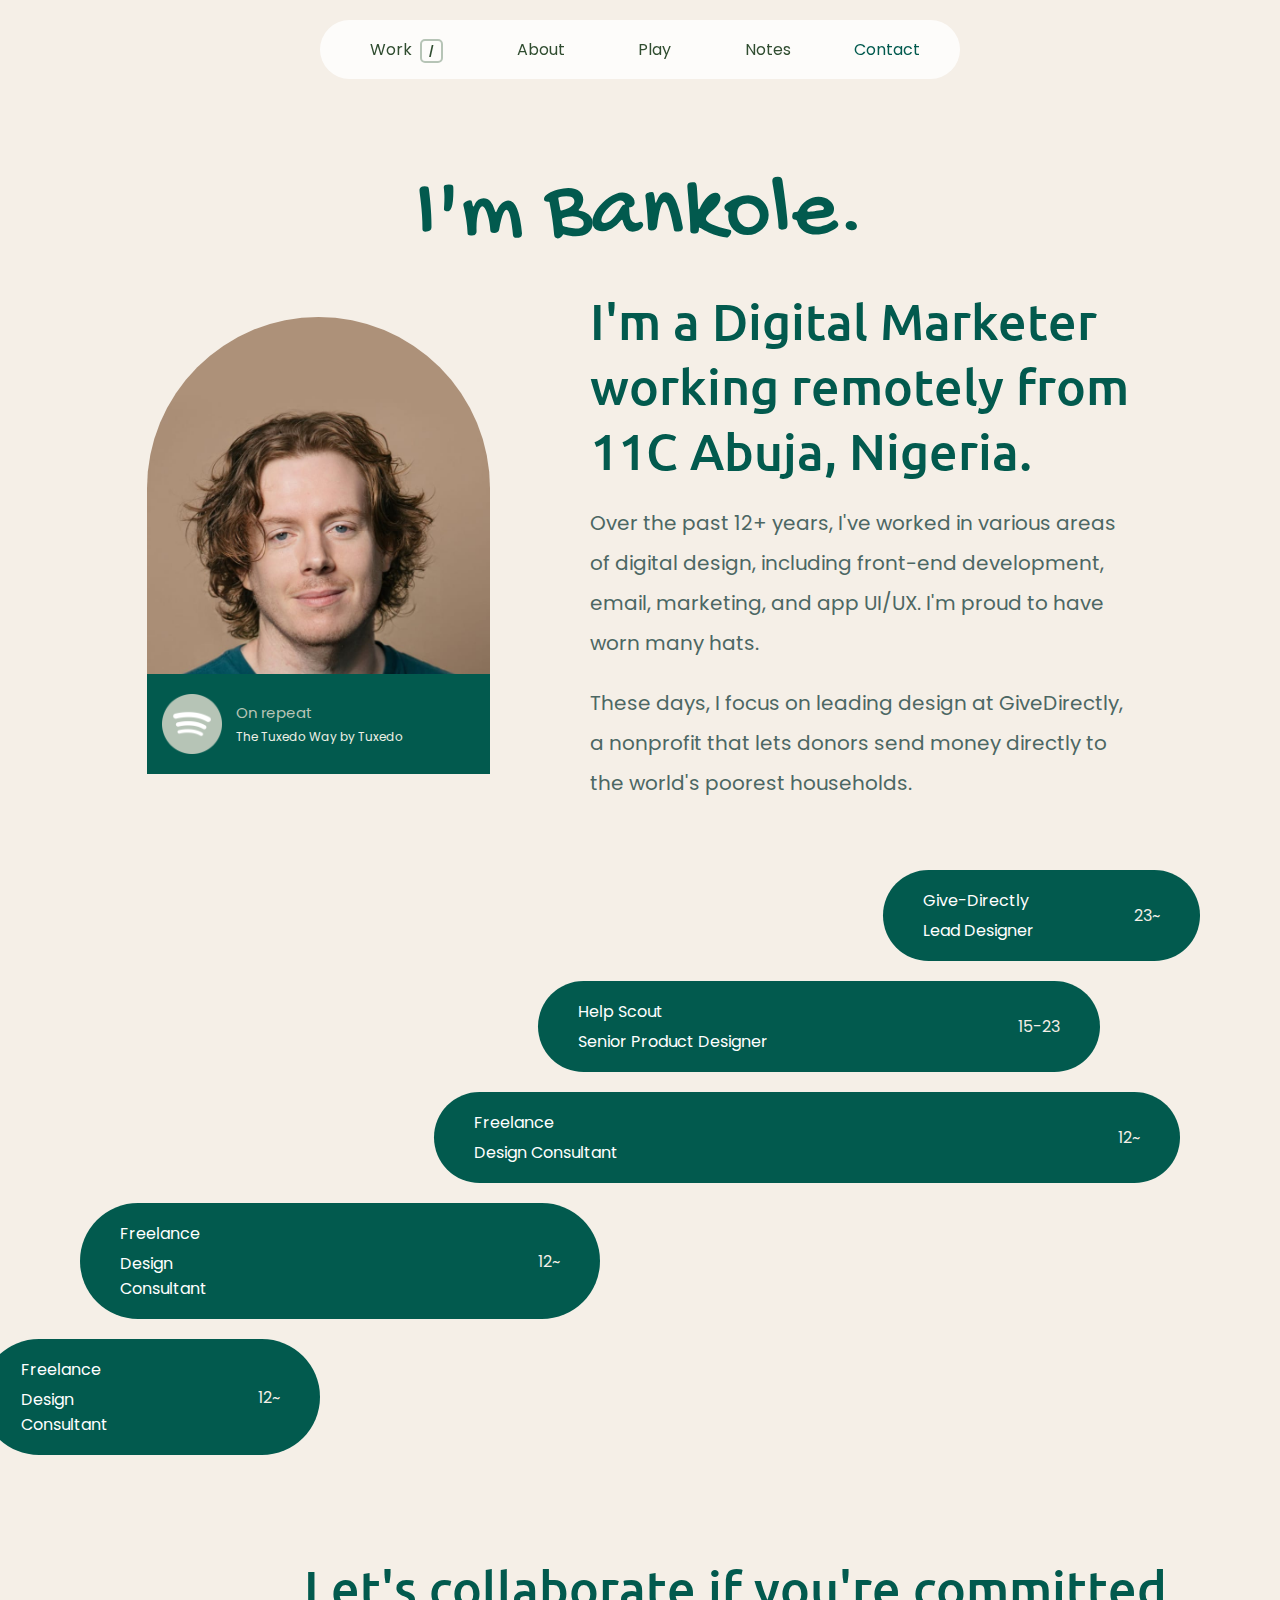
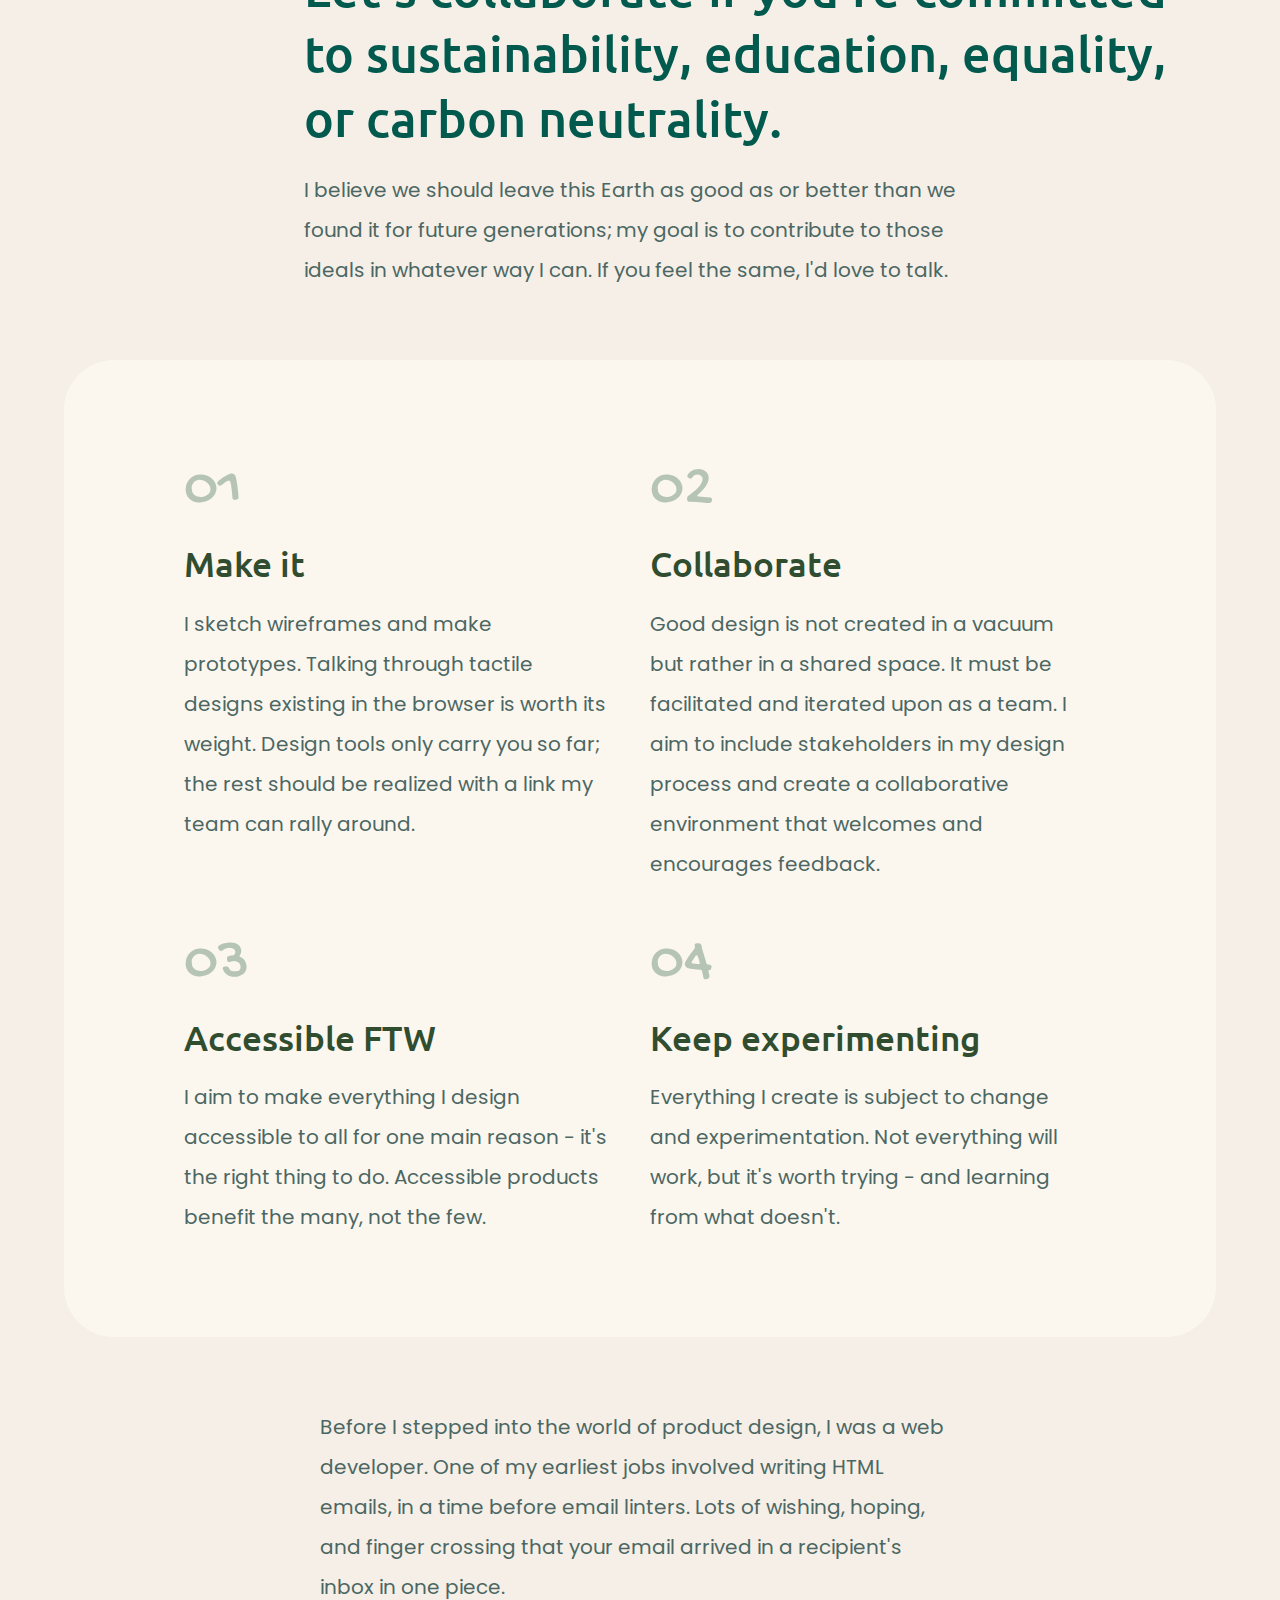
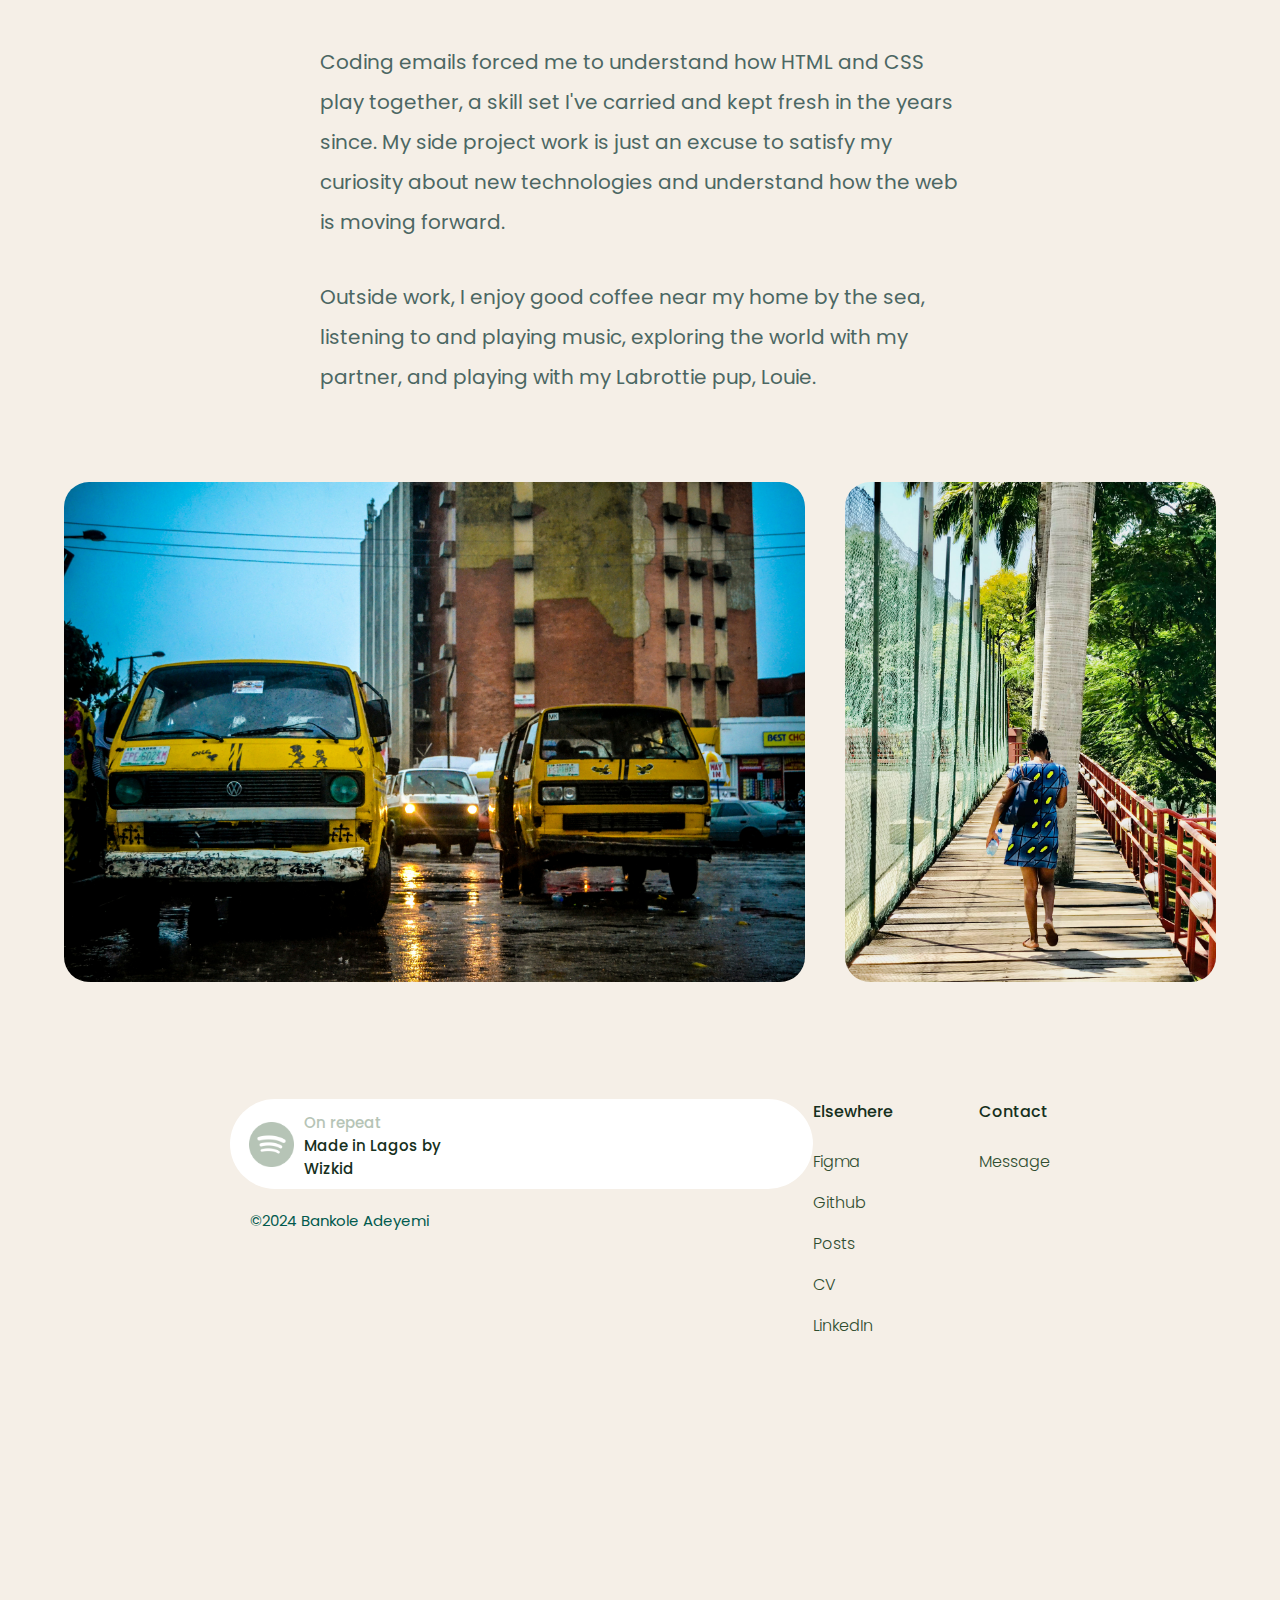
<file: about.html>
<!DOCTYPE html>
<html lang="en">
  <head>
    <meta charset="UTF-8">
    <meta name="description" content="Free Web tutorials">
    <meta name="keywords" content="HTML, CSS, JavaScript">
    <meta name="author" content="John Doe">
    <meta name="viewport" content="width=device-width, initial-scale=1.0">
    
    <title>Bankole Adeyemi &#183 Digital Marketer</title>

    <link rel="preconnect" href="https://fonts.googleapis.com">
    <link rel="preconnect" href="https://fonts.gstatic.com" crossorigin>
    <link href="https://fonts.googleapis.com/css2?family=Gochi+Hand&family=Kaushan+Script&family=Poppins:ital,wght@0,100;0,200;0,300;0,400;0,500;0,600;0,700;0,800;0,900;1,100;1,200;1,300;1,400;1,500;1,600;1,700;1,800;1,900&family=Righteous&family=Ubuntu:ital,wght@0,300;0,400;0,500;0,700;1,300;1,400;1,500;1,700&display=swap" rel="stylesheet">

    <link rel="stylesheet" href="css/general.css">
    <link rel="stylesheet" href="css/navbar.css">
    <link rel="stylesheet" href="css/header.css">
    <link rel="stylesheet" href="css/second-container.css">
    <link rel="stylesheet" href="css/footer.css">
  </head>
  <body>
    <div class="overall-container">
      <div class="navbar">
        <div class="main-navbar">
          <div class="navbar-items">
            <p><a class="work" href="index.html">Work <span>/</span></a></p>
          </div>
          <div class="navbar-items">
            <p><a class="about" href="about.html">About</a></p>
          </div>
          <div class="navbar-items">
            <p><a class="playyy" href="play.html">Play</a></p>
          </div>
          <div class="navbar-items">
            <p><a class="playyy" href="Notes.html">Notes</a></p>
          </div>
          <div class="navbar-items">
            <p>Contact</p>
          </div>
        </div>
      </div>

     
      <div class="about-header">
        <h1 class="intro-about main">I'm Bankole.</h1>
        <div class="profile">
          <div class="left-profile">
              <img class="sean" src="thumbnails/sean.jpeg" alt="">
            <div class="down-spotify">
              <img class="spotify-about" src="icons/spotify.png" alt="">
              <div class="word-spotify">
                <p class="word-1">On repeat</p>
                <p class="word-2">The Tuxedo Way by Tuxedo</p>
              </div>
            </div>
          </div>
          <div class="right-profile">
            <p class="heading-title-2">I'm a Digital Marketer working remotely from 11C Abuja, Nigeria.
            </p>
            <p class="sub-heading-title-2">Over the past 12+ years, I've worked in various areas of digital design, including front-end development, email, marketing, and app UI/UX. I'm proud to have worn many hats.</p>
            <p class="sub-heading-title-2 sub-heading-title-22">These days, I focus on leading design at GiveDirectly, a nonprofit that lets donors send money directly to the world's poorest households.</p>
          </div>
        </div>
      </div>

      <div class="work-experience">
        <div class="right-experices right-experices1">
          <div class="right-box">
            <div class="left-info">
              <p>Give-Directly</p>
              <p class="little">Lead Designer</p>
            </div>
            <div class="left-info-2 left-info-21">
              <p>23~</p>
            </div>
          </div>
        </div>
        <div class="right-experices right-experices2">
          <div class="right-box">
            <div class="left-info">
              <p>Help Scout</p>
              <p class="little">Senior Product Designer</p>
            </div>
            <div class="left-info-2 left-info-22">
              <p>15-23</p>
            </div>
          </div>
        </div>
        <div class="right-experices right-experices3">
          <div class="right-box">
            <div class="left-info">
              <p>Freelance</p>
              <p class="little">Design Consultant</p>
            </div>
            <div class="left-info-2 left-info-23">
              <p>12~</p>
            </div>
          </div>
        </div>
        <div class="right-experices right-experices4">
          <div class="right-box">
            <div class="left-info">
              <p>Freelance</p>
              <p class="little">Design Consultant</p>
            </div>
            <div class="left-info-2 left-info-24">
              <p>12~</p>
            </div>
          </div>
        </div>
        <div class="right-experices right-experices5">
          <div class="right-box">
            <div class="left-info">
              <p>Freelance</p>
              <p class="little">Design Consultant</p>
            </div>
            <div class="left-info-2 left-info-25">
              <p>12~</p>
            </div>
          </div>
        </div>
      </div>

      <div class="let-collaborate">
        <p class="heading-title-2">Let's collaborate if you're committed to sustainability, education, equality, or carbon neutrality.
        </p>
        <div class="collaborate-2">
          <p class="sub-heading-title-2 ">I believe we should leave this Earth as good as or better than we found it for future generations; my goal is to contribute to those ideals in whatever way I can. If you feel the same, I'd love to talk.</p>
        </div>
      </div>
      <div class="card-conatiner">
        <div class="card-box">
          <div class="card-box-numbering">
            <p class="h1">01</p>
            <p class="h2">Make it</p>
            <p class="h3">I sketch wireframes and make prototypes. Talking through tactile designs existing in the browser is worth its weight. Design tools only carry you so far; the rest should be realized with a link my team can rally around.</p>
          </div>
          <div class="card-box-numbering">
            <p class="h1">02</p>
            <p class="h2">Collaborate</p>
            <p class="h3">Good design is not created in a vacuum but rather in a shared space. It must be facilitated and iterated upon as a team. I aim to include stakeholders in my design process and create a collaborative environment that welcomes and encourages feedback.</p>
          </div>
          <div class="card-box-numbering">
            <p class="h1">03</p>
            <p class="h2">Accessible FTW</p>
            <p class="h3">I aim to make everything I design accessible to all for one main reason - it's the right thing to do. Accessible products benefit the many, not the few.</p>
          </div>
          <div class="card-box-numbering">
            <p  class="h1">04</p>
            <p class="h2">Keep experimenting</p>
            <p class="h3">Everything I create is subject to change and experimentation. Not everything will work, but it's worth trying - and learning from what doesn't.</p>
          </div>
        </div>
      </div>

      <div class="before-i">
        <p class="h3-i">Before I stepped into the world of product design, I was a web developer. One of my earliest jobs involved writing HTML emails, in a time before email linters. Lots of wishing, hoping, and finger crossing that your email arrived in a recipient's inbox in one piece.</p>
        <p class="h3-i">Coding emails forced me to understand how HTML and CSS play together, a skill set I've carried and kept fresh in the years since. My side project work is just an excuse to satisfy my curiosity about new technologies and understand how the web is moving forward.</p>
        <p class="h3-i">Outside work, I enjoy good coffee near my home by the sea, listening to and playing music, exploring the world with my partner, and playing with my Labrottie pup, Louie.</p>
      </div>

      <div class="image-section">
        <div class="tool-tip-div">
          <img class="lagos-danvo" src="images/lagos.jpg" alt="">
          <p class="tool-tip">Lagos, Nigeria</p>
        </div>
        <div class="tool-tip-div">
          <img class="woman-walking" src="images/abuja.jpg" alt="">
          <p class="tool-tip">Abuja, Nigeria</p>
        </div>
      </div>

      <div class="footer">
        <div class="left-footer">
          <div class="left-top">
            <div class="spotify-box">
              <img class="spotify" src="icons/spotify.png" alt="">
            </div>
            <div>
              <p class="on-repeat">On repeat</p>
              <p class="mil">Made in Lagos by Wizkid</p>
            </div>
          </div>
          <div class="copyright-box">
            <p class="copyright">&#169;2024 Bankole Adeyemi</p>
          </div>
        </div>
        <div class="right-footer">
          <div class="elsewhere-list">
            <p class="elsewhere">Elsewhere</p>
            <p class="lists">Figma</p>
            <p class="lists">Github</p>
            <p class="lists">Posts</p>
            <p class="lists">CV</p>
            <p class="lists">LinkedIn</p>
          </div>
          <div class="contact-list">
            <p class="contact">Contact</p>
            <p class="lists">Message</p>
          </div>
        </div>
      </div>

      <!-- Lines of code for the night and day design-->

      <!-- <div class="night-day">
        <a href=""><div class="night"></div></a>
        <a href=""><div class="night"></div></a>
        <a href=""><div class="night"></div></a>
        <a href=""><div class="night"></div></a>
        <div></div>
        <div></div>
        <div></div>
        <div></div>
        <div></div>
        <div></div>
        <div></div>
        <div></div>
        <div></div>
        <div></div>
        <div></div>
        <div></div>
        <div></div>
        <div></div>
        <div></div>
        <div></div>
        <div class="night"></div>
        <div class="night"></div>
        <div class="night"></div>
        <div class="night"></div>
      </div> -->

    </div>
  
  </body>
</html>
</file>
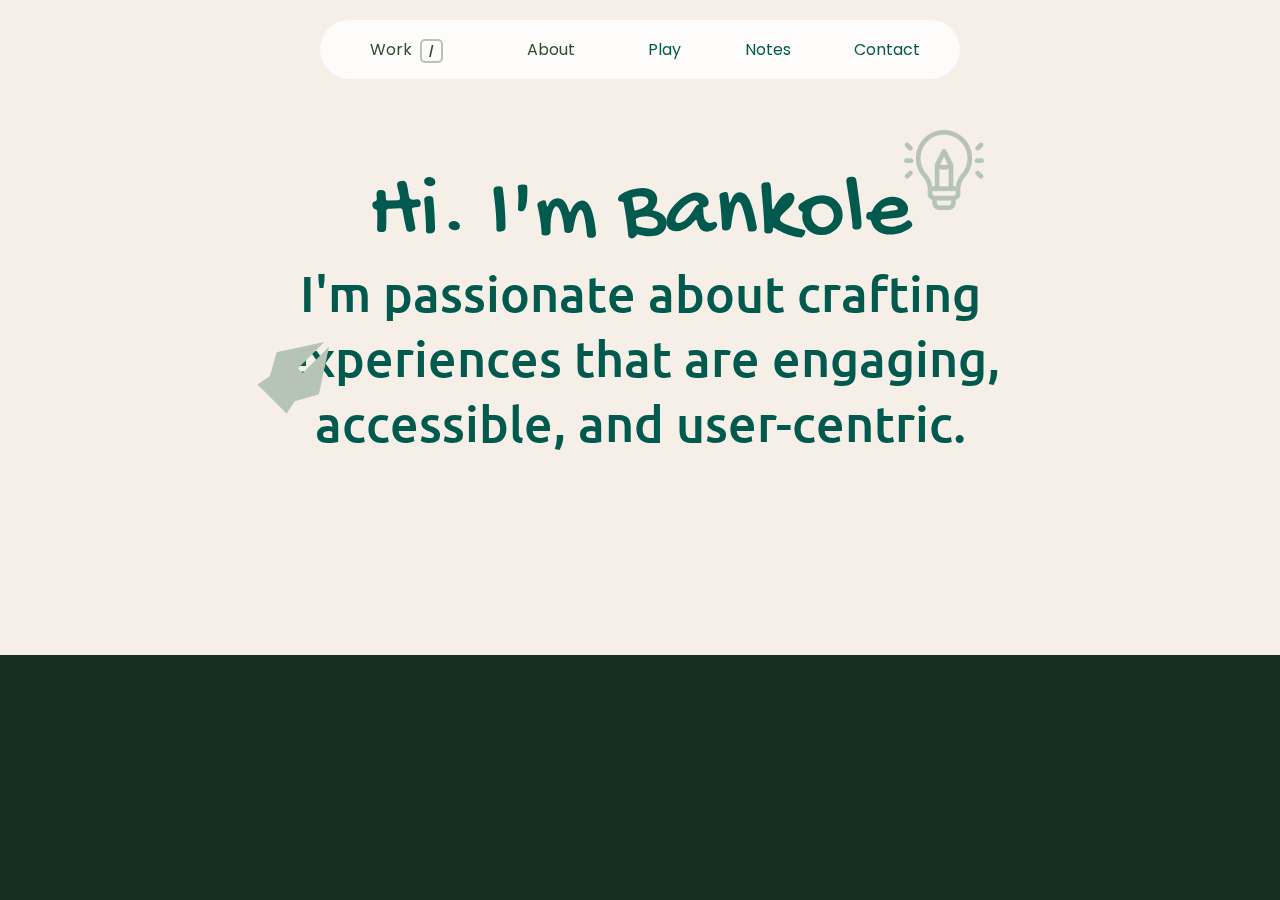
<file: contact.html>
<!DOCTYPE html>
<html lang="en">
  <head>
    <meta charset="UTF-8">
    <meta http-equiv="X-UA-Compatible" content="IE=edge">
    <meta name="viewport" content="width=device-width, initial-scale=1.0">
    
    <title>Bankole Adeyemi &#183 Digital Marketer</title>

    <link rel="preconnect" href="https://fonts.googleapis.com">
    <link rel="preconnect" href="https://fonts.gstatic.com" crossorigin>
    <link href="https://fonts.googleapis.com/css2?family=Gochi+Hand&family=Kaushan+Script&family=Poppins:ital,wght@0,100;0,200;0,300;0,400;0,500;0,600;0,700;0,800;0,900;1,100;1,200;1,300;1,400;1,500;1,600;1,700;1,800;1,900&family=Righteous&family=Ubuntu:ital,wght@0,300;0,400;0,500;0,700;1,300;1,400;1,500;1,700&display=swap" rel="stylesheet">

    <link rel="stylesheet" href="css/general.css">
    <link rel="stylesheet" href="css/navbar.css">
    <link rel="stylesheet" href="css/header.css">
    <link rel="stylesheet" href="css/second-container.css">
    <link rel="stylesheet" href="css/footer.css">
  </head>
  <body>
    <div class="overall-container">
      <div class="navbar">
        <div class="main-navbar">
          <div class="navbar-items">
            <p><a class="work" href="index.html">Work <span>/</span></a></p>
          </div>
          <div class="navbar-items">
            <p><a class="about" href="about.html">About</a></p>
          </div>
          <div class="navbar-items">
            <p>Play</p>
          </div>
          <div class="navbar-items">
            <p>Notes</p>
          </div>
          <div class="navbar-items">
            <p>Contact</p>
          </div>
        </div>
      </div>

      <div>
        <div class="header">
          <img class="idea-icon" src="icons/idea.png" alt="">
          <img class="pentool-icon-2" src="icons/pen-tool.png" alt="">
          <p class="main heading-title">Hi. I'm Bankole</p>
          <p class="main heading-title-2">I'm passionate about crafting experiences that are engaging, accessible, and user-centric.</p>
        </div>
      </div>
    </div>
  
  </body>
</html>
</file>
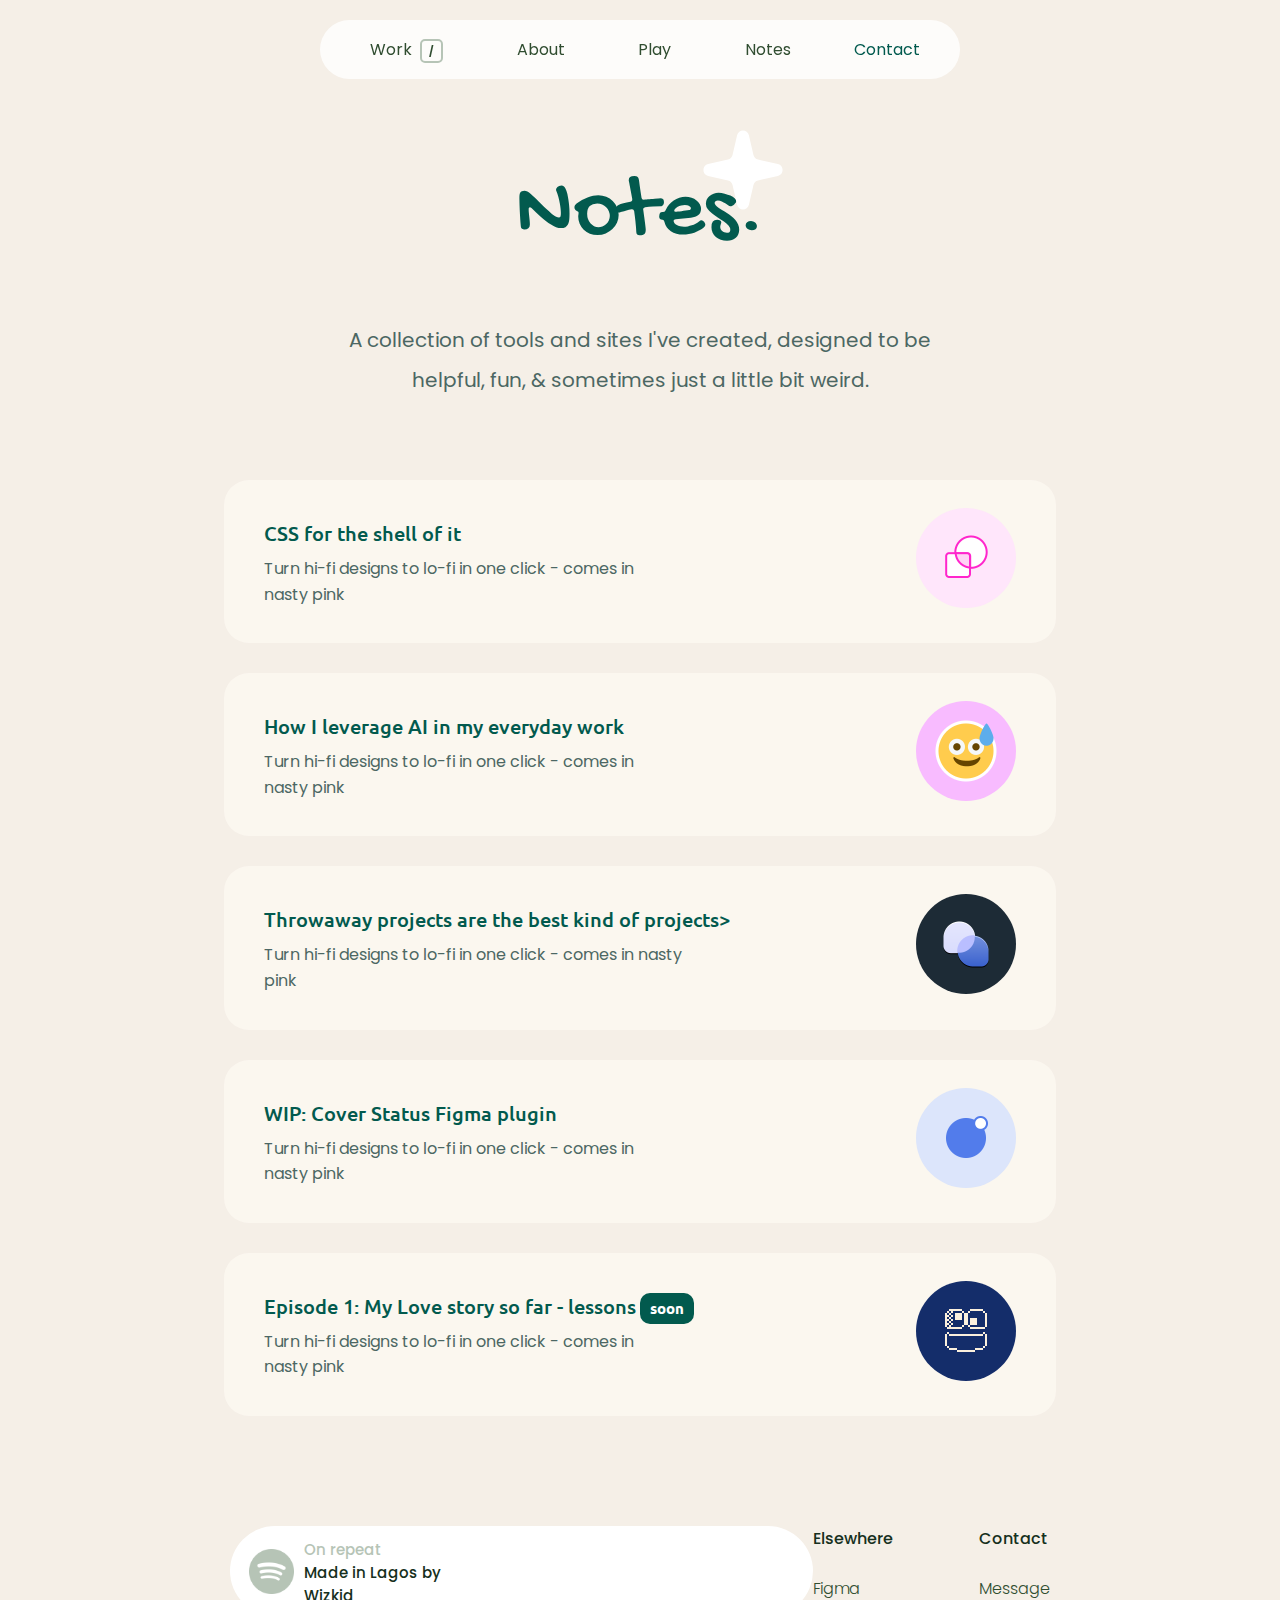
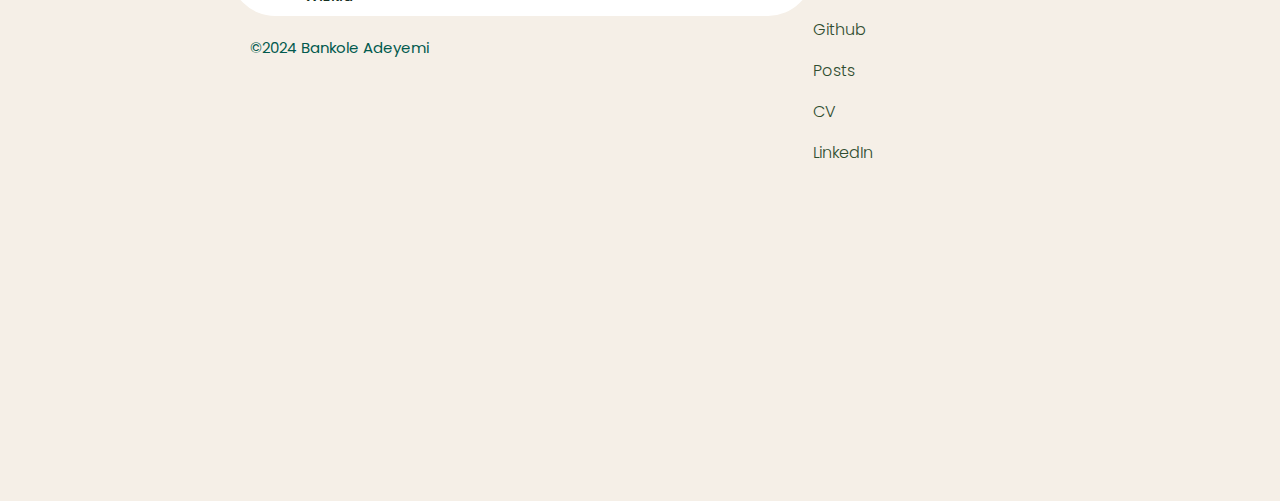
<file: notes.html>
<!DOCTYPE html>
<html lang="en">
  <head>
    <meta charset="UTF-8">
    <meta http-equiv="X-UA-Compatible" content="IE=edge">
    <meta name="viewport" content="width=device-width, initial-scale=1.0">
    
    <title>Bankole Adeyemi &#183 Digital Marketer</title>

    <link rel="preconnect" href="https://fonts.googleapis.com">
    <link rel="preconnect" href="https://fonts.gstatic.com" crossorigin>
    <link href="https://fonts.googleapis.com/css2?family=Gochi+Hand&family=Kaushan+Script&family=Poppins:ital,wght@0,100;0,200;0,300;0,400;0,500;0,600;0,700;0,800;0,900;1,100;1,200;1,300;1,400;1,500;1,600;1,700;1,800;1,900&family=Righteous&family=Ubuntu:ital,wght@0,300;0,400;0,500;0,700;1,300;1,400;1,500;1,700&display=swap" rel="stylesheet">

    <link rel="stylesheet" href="css/general.css">
    <link rel="stylesheet" href="css/navbar.css">
    <link rel="stylesheet" href="css/header.css">
    <link rel="stylesheet" href="css/second-container.css">
    <link rel="stylesheet" href="css/footer.css">
  </head>
  <body>
    <div class="overall-container">
      <div class="navbar">
        <div class="main-navbar">
          <div class="navbar-items">
            <p><a class="work" href="index.html">Work <span>/</span></a></p>
          </div>
          <div class="navbar-items">
            <p><a class="about" href="about.html">About</a></p>
          </div>
          <div class="navbar-items">
            <p><a class="playyy" href="play.html">Play</a></p>
          </div>
          <div class="navbar-items">
            <p><a class="playyy" href="Notes.html">Notes</a></p>
          </div>
          <div class="navbar-items">
            <p>Contact</p>

                <!-- This is the tool-tip/dropdown menu I'm going to work on later-->
            <!-- <div class="bankole-bot">
              <div class="left-bot">
                <div class="middle-bot">
                  <div>
                    <img class="bot-image" src="thumbnails/sean.jpeg" alt="">
                  </div>
                  <div>
                    <p class="bot-head">Bankole Bot</p>
                    <p class="bot-sub">Ask me a question</p>
                  </div>
                </div>
                <div class="close-bot-icon">
                  <img class="close-icon" src="icons/close.svg" alt="">
                </div>
              </div>

              <div class="bot-question-box">
                <div>
                  <button>
                    Hi
                  </button>
                </div>
                <div>
                  <button>
                    I'm Bankole Bot. I'm here to help you with any questions you might have about Bankole's work.
                  </button>
                </div>
                <div>
                  <button>
                    How can I help you today?
                  </button>
                </div>
                <div>
                  <button>
                    Looking for your portfolio
                  </button>
                </div>
                <div>
                  <button>
                    Message Me
                  </button>
                </div>
              </div>
            </div> -->
          </div>
        </div>
      </div>

     
      <div class="about-header play-header">
        <img class="star-play" src="icons/star-2.svg" alt="">
        <h1 class="intro-about main heading-title">Notes.</h1>
        <h2 class="sub-heading-title-2 play-sub">A collection of tools and sites I've created, designed to be helpful, fun, & sometimes just a little bit weird. </h2>
      </div>



      
        <div class="notes-boxes custogi-container">
          <div class="notte custogi-line">
            <div class="wire-turn">
              <p class="wire-box">CSS for the shell of it</p>
              <p class="turn-hi">Turn hi-fi designs to lo-fi in one click - comes in nasty pink</p>
            </div>
            <div class="wire-turn-img">
              <img class="wirebox-image" src="icons/wirebox.png" alt="">
            </div> 
          </div>
  
          <div class="notte custogi-line">
            <div class="wire-turn">
              <p class="wire-box">How I leverage AI in my everyday work</p>
              <p class="turn-hi">Turn hi-fi designs to lo-fi in one click - comes in nasty pink</p>
            </div>
            <div class="wire-turn-img">
              <img class="wirebox-image" src="icons/custodi.png" alt="">
            </div> 
          </div>

          <div class="notte custogi-line">
            <div class="wire-turn">
              <p class="wire-box">Throwaway projects are the best kind of projects></p>
              <p class="turn-hi">Turn hi-fi designs to lo-fi in one click - comes in nasty pink</p>
            </div>
            <div class="wire-turn-img">
              <img class="wirebox-image" src="icons/figchat.png" alt="">
            </div> 
          </div>

          <div class="notte custogi-line">
            <div class="wire-turn">
              <p class="wire-box">WIP: Cover Status Figma plugin </p>
              <p class="turn-hi">Turn hi-fi designs to lo-fi in one click - comes in nasty pink</p>
            </div>
            <div class="wire-turn-img">
              <img class="wirebox-image" src="icons/cover-status.png" alt="">
            </div> 
          </div>

          <div class="notte custogi-line">
            <div class="wire-turn">
              <p class="wire-box">Episode 1: My Love story so far - lessons<span class="soon-text">soon</span></p>
              <p class="turn-hi">Turn hi-fi designs to lo-fi in one click - comes in nasty pink</p>
            </div>
            <div class="wire-turn-img">
              <img class="wirebox-image" src="icons/browso.png" alt="">
            </div> 
          </div>
        </div>

          

      <div class="footer">
        <div class="left-footer">
          <div class="left-top">
            <div class="spotify-box">
              <img class="spotify" src="icons/spotify.png" alt="">
            </div>
            <div>
              <p class="on-repeat">On repeat</p>
              <p class="mil">Made in Lagos by Wizkid</p>
            </div>
          </div>
          <div class="copyright-box">
            <p class="copyright">&#169;2024 Bankole Adeyemi</p>
          </div>
        </div>
        <div class="right-footer">
          <div class="elsewhere-list">
            <p class="elsewhere">Elsewhere</p>
            <p class="lists">Figma</p>
            <p class="lists">Github</p>
            <p class="lists">Posts</p>
            <p class="lists">CV</p>
            <p class="lists">LinkedIn</p>
          </div>
          <div class="contact-list">
            <p class="contact">Contact</p>
            <p class="lists">Message</p>
          </div>
        </div>
      </div>

      <!-- Lines of code for the night and day design-->

      <!-- <div class="night-day">
        <a href=""><div class="night"></div></a>
        <a href=""><div class="night"></div></a>
        <a href=""><div class="night"></div></a>
        <a href=""><div class="night"></div></a>
        <div></div>
        <div></div>
        <div></div>
        <div></div>
        <div></div>
        <div></div>
        <div></div>
        <div></div>
        <div></div>
        <div></div>
        <div></div>
        <div></div>
        <div></div>
        <div></div>
        <div></div>
        <div></div>
        <div class="night"></div>
        <div class="night"></div>
        <div class="night"></div>
        <div class="night"></div>
      </div> -->

    </div>
  
  </body>
</html>
</file>
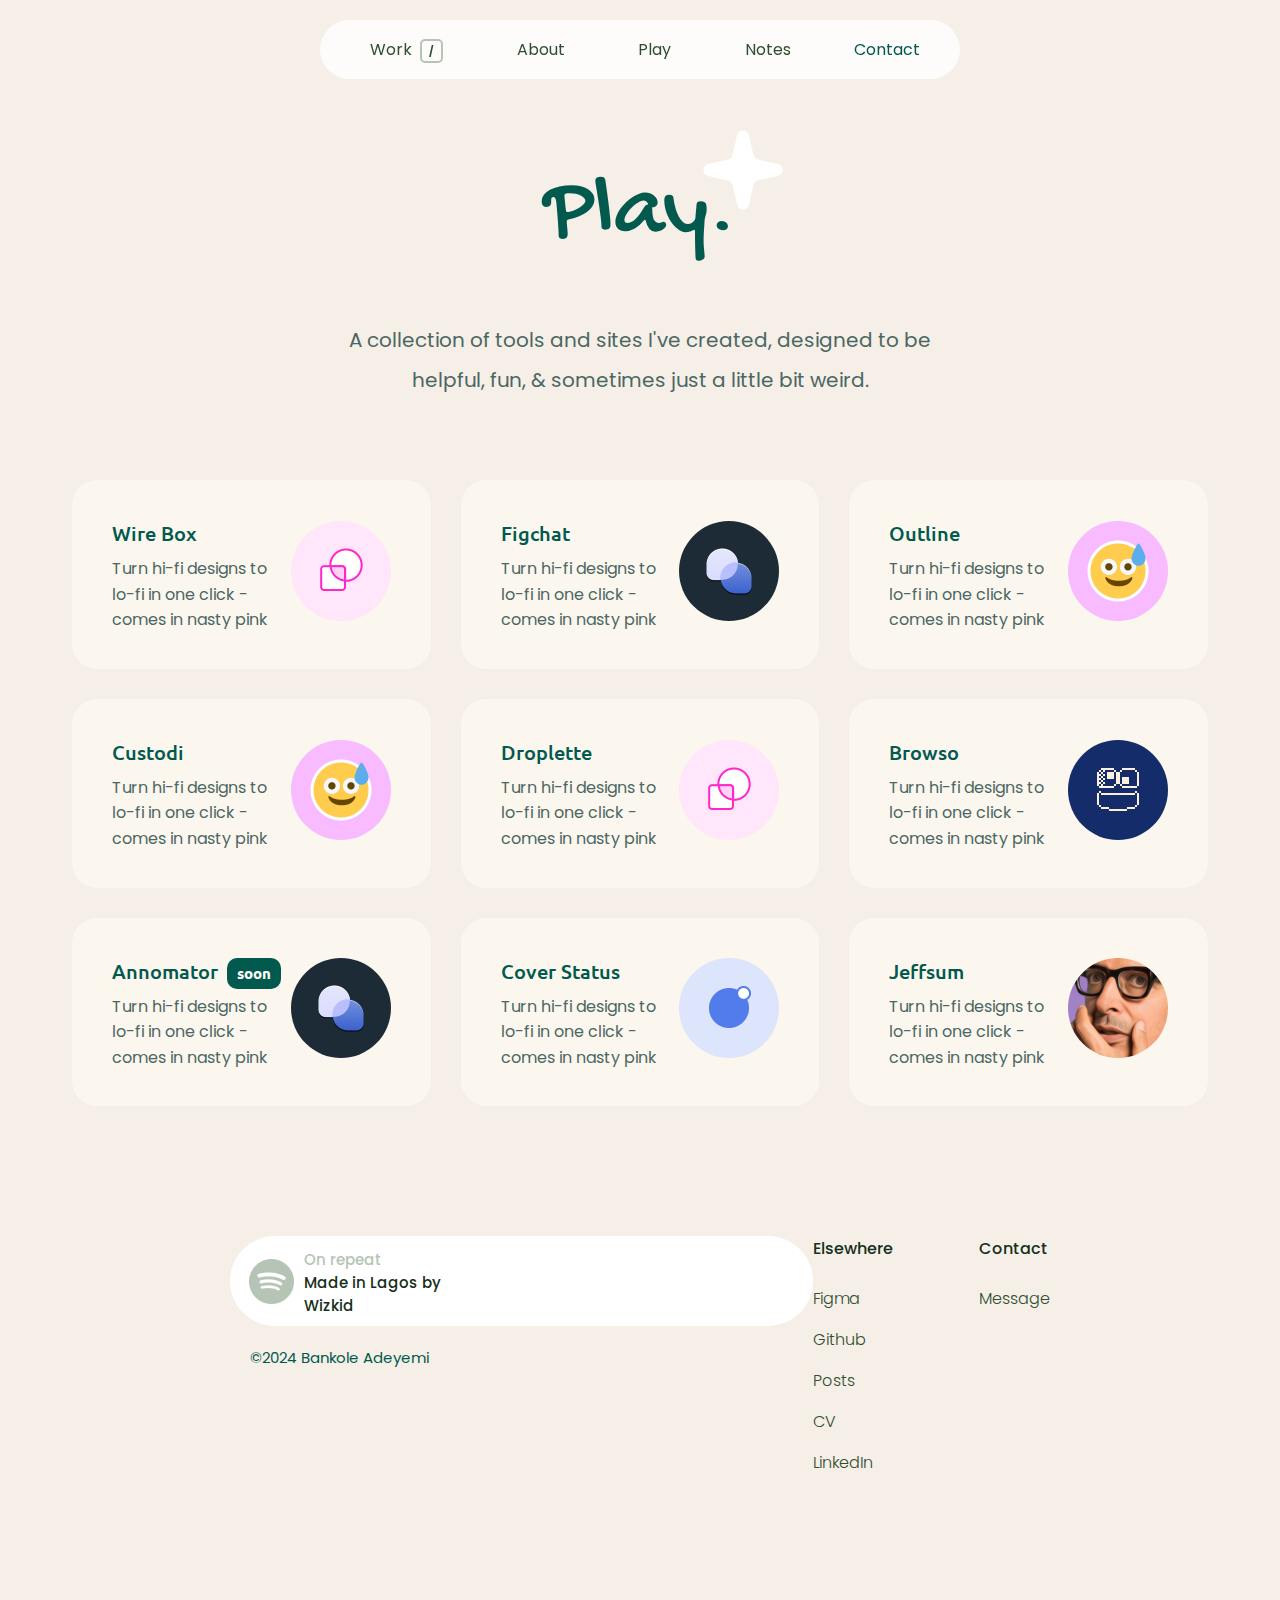
<file: play.html>
<!DOCTYPE html>
<html lang="en">
  <head>
    <meta charset="UTF-8">
    <meta http-equiv="X-UA-Compatible" content="IE=edge">
    <meta name="viewport" content="width=device-width, initial-scale=1.0">
    
    <title>Bankole Adeyemi &#183 Digital Marketer</title>

    <link rel="preconnect" href="https://fonts.googleapis.com">
    <link rel="preconnect" href="https://fonts.gstatic.com" crossorigin>
    <link href="https://fonts.googleapis.com/css2?family=Gochi+Hand&family=Kaushan+Script&family=Poppins:ital,wght@0,100;0,200;0,300;0,400;0,500;0,600;0,700;0,800;0,900;1,100;1,200;1,300;1,400;1,500;1,600;1,700;1,800;1,900&family=Righteous&family=Ubuntu:ital,wght@0,300;0,400;0,500;0,700;1,300;1,400;1,500;1,700&display=swap" rel="stylesheet">

    <link rel="stylesheet" href="css/general.css">
    <link rel="stylesheet" href="css/navbar.css">
    <link rel="stylesheet" href="css/header.css">
    <link rel="stylesheet" href="css/second-container.css">
    <link rel="stylesheet" href="css/footer.css">
  </head>
  <body>
    <div class="overall-container">
      <div class="navbar">
        <div class="main-navbar">
          <div class="navbar-items">
            <p><a class="work" href="index.html">Work <span>/</span></a></p>
          </div>
          <div class="navbar-items">
            <p><a class="about" href="about.html">About</a></p>
          </div>
          <div class="navbar-items">
            <p><a class="playyy" href="play.html">Play</a></p>
          </div>
          <div class="navbar-items">
            <p><a class="playyy" href="Notes.html">Notes</a></p>
          </div>
          <div class="navbar-items">
            <p>Contact</p>
          </div>
        </div>
      </div>

     
      <div class="about-header play-header">
        <img class="star-play" src="icons/star-2.svg" alt="">
        <h1 class="intro-about main heading-title">Play.</h1>
        <h2 class="sub-heading-title-2 play-sub">A collection of tools and sites I've created, designed to be helpful, fun, & sometimes just a little bit weird. </h2>
      </div>



      <div class="play-play">
        <div class="custogi-container">
          <div class="custogi-line">
            <div class="wire-turn">
              <p class="wire-box">Wire Box</p>
              <p class="turn-hi">Turn hi-fi designs to lo-fi in one click - comes in nasty pink</p>
            </div>
            <div class="wire-turn-img">
              <img class="wirebox-image" src="icons/wirebox.png" alt="">
            </div> 
          </div>
  
          <div class="custogi-line">
            <div class="wire-turn">
              <p class="wire-box">Custodi</p>
              <p class="turn-hi">Turn hi-fi designs to lo-fi in one click - comes in nasty pink</p>
            </div>
            <div class="wire-turn-img">
              <img class="wirebox-image" src="icons/custodi.png" alt="">
            </div> 
          </div>

          <div class="custogi-line">
            <div class="wire-turn">
              <p class="wire-box">Annomator <span class="soon-text">soon</span></p>
              <p class="turn-hi">Turn hi-fi designs to lo-fi in one click - comes in nasty pink</p>
            </div>
            <div class="wire-turn-img">
              <img class="wirebox-image" src="icons/figchat.png" alt="">
            </div> 
          </div>
        </div>

        <div class="custogi-container">
          <div class="custogi-line">
            <div class="wire-turn">
              <p class="wire-box">Figchat</p>
              <p class="turn-hi">Turn hi-fi designs to lo-fi in one click - comes in nasty pink</p>
            </div>
            <div class="wire-turn-img">
              <img class="wirebox-image" src="icons/figchat.png" alt="">
            </div> 
          </div>

          <div class="custogi-line">
            <div class="wire-turn">
              <p class="wire-box">Droplette</p>
              <p class="turn-hi">Turn hi-fi designs to lo-fi in one click - comes in nasty pink</p>
            </div>
            <div class="wire-turn-img">
              <img class="wirebox-image" src="icons/wirebox.png" alt="">
            </div> 
          </div>
  
          <div class="custogi-line">
            <div class="wire-turn">
              <p class="wire-box">Cover Status</p>
              <p class="turn-hi">Turn hi-fi designs to lo-fi in one click - comes in nasty pink</p>
            </div>
            <div class="wire-turn-img">
              <img class="wirebox-image" src="icons/cover-status.png" alt="">
            </div> 
          </div>
        </div>

        <div class="custogi-container">
          <div class="custogi-line">
            <div class="wire-turn">
              <p class="wire-box">Outline</p>
              <p class="turn-hi">Turn hi-fi designs to lo-fi in one click - comes in nasty pink</p>
            </div>
            <div class="wire-turn-img">
              <img class="wirebox-image" src="icons/custodi.png" alt="">
            </div> 
          </div>
  
          <div class="custogi-line">
            <div class="wire-turn">
              <p class="wire-box">Browso</p>
              <p class="turn-hi">Turn hi-fi designs to lo-fi in one click - comes in nasty pink</p>
            </div>
            <div class="wire-turn-img">
              <img class="wirebox-image" src="icons/browso.png" alt="">
            </div> 
          </div>

          <div class="custogi-line">
            <div class="wire-turn">
              <p class="wire-box">Jeffsum</p>
              <p class="turn-hi">Turn hi-fi designs to lo-fi in one click - comes in nasty pink</p>
            </div>
            <div class="wire-turn-img">
              <img class="wirebox-image" src="icons/jeffsum.png" alt="">
            </div> 
          </div>
        </div>
      </div>

      

          

      <div class="footer">
        <div class="left-footer">
          <div class="left-top">
            <div class="spotify-box">
              <img class="spotify" src="icons/spotify.png" alt="">
            </div>
            <div>
              <p class="on-repeat">On repeat</p>
              <p class="mil">Made in Lagos by Wizkid</p>
            </div>
          </div>
          <div class="copyright-box">
            <p class="copyright">&#169;2024 Bankole Adeyemi</p>
          </div>
        </div>
        <div class="right-footer">
          <div class="elsewhere-list">
            <p class="elsewhere">Elsewhere</p>
            <p class="lists">Figma</p>
            <p class="lists">Github</p>
            <p class="lists">Posts</p>
            <p class="lists">CV</p>
            <p class="lists">LinkedIn</p>
          </div>
          <div class="contact-list">
            <p class="contact">Contact</p>
            <p class="lists">Message</p>
          </div>
        </div>
      </div>

      <!-- Lines of code for the night and day design-->

      <!-- <div class="night-day">
        <a href=""><div class="night"></div></a>
        <a href=""><div class="night"></div></a>
        <a href=""><div class="night"></div></a>
        <a href=""><div class="night"></div></a>
        <div></div>
        <div></div>
        <div></div>
        <div></div>
        <div></div>
        <div></div>
        <div></div>
        <div></div>
        <div></div>
        <div></div>
        <div></div>
        <div></div>
        <div></div>
        <div></div>
        <div></div>
        <div></div>
        <div class="night"></div>
        <div class="night"></div>
        <div class="night"></div>
        <div class="night"></div>
      </div> -->

    </div>
  
  </body>
</html>
</file>
<file: css/general.css>
body {
  background-color: #163020;
  margin: 0;
  font-family: "Poppins", sans-serif;
}

.overall-container {
  background-color: #F5EFE7;
  padding-top: 170px;
  padding-bottom: 200px;
  margin: 0;
}

p, h1 {
  color: rgb(2, 90, 78);
}

@media screen and (max-width: 932px) {
  .header {
    width: 90%;
  }

  .idea-icon {
    right: 0;
    width: 60px;
  }

  .pentool-icon-2 {
    left: 0;
    width: 60px;
  }

  .second-container {
    grid-template-columns: 1fr;
  }

  .second-container-2 {
    grid-template-columns: 1fr;
  } 

}
</file>
<file: css/navbar.css>
.navbar {
  position: fixed;
  top: 0;
  left: 0;
  right: 0;
  padding-top: 20px;
  width: 50%;
  margin: auto;
  z-index: 100;
  align-items: center;
  justify-content: center;
}

.main-navbar {
  display: flex;
  flex-direction: row;
  justify-content: space-between;
  background-color: rgba(255, 255, 255, 0.8);
  backdrop-filter: blur(5px);
  height: 45px;
  align-items: center;
  border-radius: 50px;
  padding: 7px 40px;
}

a:hover {
  background-color: #F5EFE7;
  border-radius: 50px;
  color: #B6C4B6;
}

a {
  text-decoration: none;
  color: #304D30;
  padding: 8px 10px;
}

@media screen and (max-width: 932px) {
  .navbar {
    width: 90%; /* The width is 100%, when the viewport is 800px or smaller */
  }

  .navbar-items p {
    font-size: 14px;
  }

}
</file>
<file: css/header.css>
.header {
  width: 60%;
  margin: auto;
  position: relative;
}

.main {
  text-align: center;
  font-size: 90px;
  margin: 0;
  line-height: 100%;
  font-family: "Gochi Hand", cursive;
  font-weight: 400;
  font-style: normal;
}

.subheading  {
  text-align: center;
  margin-top: 0;
  font-size: 22px;
  padding-top: 35px;
  line-height: 1.6;
  font-family: "Ubuntu", sans-serif;
  font-weight: 400;
  font-style: normal;
  color: rgb(2, 90, 78);
}

.idea-icon {
  width: 80px;
  position: absolute;
  right: 40px;
  top: -40px;
}

.pentool-icon-2 {
  width: 80px;
  position: absolute;
  bottom: 40px;
  left: 0;
}

span {
  border: 2px solid #B6C4B6;
  padding: 3px 7px 1.5px;
  font-size: 10px;
  margin-left: 4px;
  font-weight: 700;
  border-radius: 5px;
}

/* About Navbar Styling */

.profile {
  display: flex;
  flex-direction: row;
  flex: 1fr 2fr;
  align-items: center;
  height: 450px;
}

.sean {
  height: 450px;
  border-radius: 300px 300px 0 0;
}

.about-header {
  width: 77%;
  margin: auto;
}

.down-spotify {
  background-color: rgb(2, 90, 78);
  display: flex;
  position: absolute;
  bottom: 0;
  right: 0;
  left: 0;
  flex: 60px 1fr;
  align-items: center;
  padding: 20px 0 20px 15px; 
}

.spotify-about {
  height: 60px;
  margin-right: 14px;
}

.word-1 {
  margin: 0;
  color:  #B6C4B6;
  font-size: 15px;
}

.word-2 {
  margin: 0;
  color: #EEF0E5;
  font-size: 12px;
  padding-top: 4px;
}

.left-profile {
  position: relative;
}

.right-profile {
  padding: 0 0 0 100px ;
}

.sub-heading-title-2 {
  font-size: 20px;
  color: rgb(76, 103, 99);
  font-weight: 400;
  font-style: normal;
  line-height: 2;
}

.sub-heading-title-22 {
  margin-bottom: 0;
}

.intro-about {
  margin-bottom: 60px;
}

.heading-title-2 {
  font-size: 50px;
  margin: 0;
  color: rgb(2, 90, 78);
  line-height: 100%;
  font-family: "Ubuntu", sans-serif;
  line-height: 1.3;
  font-weight: 500;
  font-style: normal;
}









.work-experience {
  margin: 100px 80px 0;
  display: flex;
  flex-direction: column;
  justify-content: center;
  align-items: end;
}

.right-box {
  display: flex;
  justify-content: space-between;
  align-items: center;
  background-color: rgb(2, 90, 78);
  margin-bottom: 20px;
  padding: 18px 40px;
  border-radius: 100px;
}

.left-info-2 p {
  margin: 0;
  color: #F5EFE7;
}

.left-info p {
  color: white;
  margin: 0;
}

.left-info-21 {
  padding-left: 100px;
}

.left-info-22 {
  padding-left: 250px;
}

.left-info-23 {
  padding-left: 500px;
}

.left-info-24 {
  padding-left: 300px;
}

.left-info-25 {
  padding-left: 150px;
}

.little {
  padding-top: 5px;
}

.right-experices2 {
  margin-right: 100px;
}

.right-experices3 {
  margin-right: 20px;
}

.right-experices4 {
  margin-right: 600px;
}

.right-experices5 {
  margin-right: 880px;
}

.let-collaborate {
  text-align: left;
  width: 70%;
  margin-right: 80px;
  margin-top: 80px;
  margin-bottom: 50px;
  position: relative;
  float: right;
}

.collaborate-2 {
  width: 75%;
}



.card-box {
  width: 90%;
  margin: auto;
  background-color: rgba(255, 251, 245, 0.6);
  display: grid;
  grid-template-columns: 1fr 1fr;
  padding: 100px 100px 50px 120px;
  box-sizing: border-box;
  border-radius: 50px;
}

.h1 {
  font-size: 60px;
  margin: 0;
  line-height: 100%;
  font-family: "Gochi Hand", cursive;
  font-weight: 500;
  font-style: normal;
  color: #B6C4B6;
}

.h2 {
  font-size: 35px;
  margin: 25px 0 0;
  line-height: 100%;
  font-family: "Ubuntu", sans-serif;
  line-height: 1.1;
  font-weight: 500;
  font-style: normal;
  color: #304D30;
}

.h3 {
  font-size: 20px;
  padding-right: 40px;
  padding-bottom: 30px;
  color: rgb(76, 103, 99);
  font-weight: 400;
  font-style: normal;
  line-height: 2;
}




.before-i {
  width: 50%;
  margin: auto;
  padding: 50px 0;
}

.h3-i {
  font-size: 20px;
  padding-bottom: 15px;
  color: rgb(76, 103, 99);
  font-weight: 400;
  font-style: normal;
  line-height: 2;
}



.image-section {
  margin: auto;
  width: 90%;
  display: grid;
  grid-template-columns: 2fr 1fr;
  column-gap: 40px;
}

.image-section img {
  width: 100%;
  height: 500px;
  object-fit: cover;
  border-radius: 25px;
}

.woman-walking {
  object-position: left;
}


.tool-tip-div {
  position: relative;
}

.tool-tip {
  position: absolute;
  bottom: 15px;
  left: 20px;
  background-color: #F5EFE7;
  padding: 10px 15px;
  border-radius: 8px;
  opacity: 0;
  transition: opacity 0.5s;
}

.tool-tip-div:hover .tool-tip {
  opacity: 1;
}


/* .night-day {
  display: flex;
  flex-direction: row;
  width: 75%;
  margin: auto;
  justify-content: space-between;
}

acorn", -apple-system, BlinkMacSystemFont, "Segoe UI", Roboto, Oxygen, Ubuntu, Cantarell, "Open Sans", "Helvetica Neue", sans-serif;

.night-day div {
  height: 20px;
  width: 2px;
  border-radius: 50px;
  background-color: #304D30;
}

.night-day .night {
  background-color: #B6C4B6;
}

a {
  display: block;
} */



/* Play Navbar Styling */

.play-sub {
  width: 60%;
  margin: auto;
  text-align: center;
}

.custogi-container {
  display: flex;
  flex-direction: column;
  row-gap: 30px;
  
}

.custogi-line {
  display: flex;
  flex-direction: row;
  align-items: center;
  justify-content: space-between;
  background-color: rgba(255, 251, 245, 0.6);
  padding: 20px 40px;
  border-radius: 25px;
  flex: 1fr 1fr;
  transition: background-color 0.2s;
}

.wirebox-image {
  height: 100px;
  border-radius: 100px;
}

.turn-hi {
  width: 90%;
  font-size: 16px;
  color: rgb(76, 103, 99);
  font-weight: 400;
  font-style: normal;
  line-height: 1.6;
  margin-top: 10px;
}

.wire-box {
  font-size: 20px;
  color: rgb(2, 90, 78);
  line-height: 100%;
  font-family: "Ubuntu", sans-serif;
  line-height: 1.3;
  font-weight: 500;
  font-style: normal;
  margin-bottom: 0;
}



.play-play {
  display: flex;
  flex-direction: row;
  column-gap: 30px;
  margin: 80px 72px;
}

.play-header {
  position: relative;
}

.star-play {
  width: 80px;
  position: absolute;
  right: 350px;
  top: -40px;
}

.soon-text {
  background-color:rgb(2, 90, 78);
  padding: 5px 10px 6px 10px;
  border-radius: 10px;
  color:rgba(255, 255, 255);
  font-size: 15px;
  border-style: none;
}

/* Notes Navbar Styling */

.notes-boxes {
  width: 65%;
  margin: auto;
  margin-top: 80px;
}

.notte:hover {
  background-color:rgba(255, 255, 255, 2.7)
}


/* Contact Navbar Styling */


.contact-bot {
  position: relative;

}

.bankole-bot {
  position: absolute;
  height: 500px;
  width: 350px;
  background-color: red;
  right: -450px;
  border-radius: 10px;
  background-color: rgba(255, 255, 255, 0.9);
}

.bot-image {
  height: 40px;
  width: 40px;
  object-fit: cover;
  border-radius: 100px;
  border: 2px solid rgba(255, 255, 255);
  margin-top: 6px;
}

.left-bot {
  display: flex;
  flex-direction: row;
  justify-content: space-between;
  align-items: center;
  background-color: rgb(2, 90, 78);
  padding: 10px;
  border-radius: 10px 10px 0 0;
}

.middle-bot {
  display: flex;
  flex-direction: row;
  align-items: center;
  justify-content: middle;
}

.middle-bot p {
  margin: 0;
  color:rgba(255, 255, 255);
  margin-left: 10px;
  letter-spacing: .5px;
}

.bot-head {
  font-weight: 500;
  font-size: 15px;
  font-style: normal;
}

.bot-sub {
  font-weight: 400;
  font-size: 12px;
  font-style: normal;
}

.close-icon {
  fill: red;  
}

.heyeye {
  background-color:#F5EFE7;
}


@media screen and (max-width: 932px) {
  .header {
    width: 90%;
  }

  .main {
    font-size: 60px;
    line-height: 0.9;
  }

  .subheading {
    font-size: 18px;
    line-height: 1.2;
  }

  .idea-icon {
    right: 0;
    width: 60px;
  }

  .pentool-icon-2 {
    left: 0;
    width: 60px;
    bottom: 100px;
  }

  .in-progress {
    width: 75%;
  }

  .navbar {
    width: 90%; /* The width is 100%, when the viewport is 800px or smaller */
  }




  .about-header {
    width: 90%;
  }

  .profile {
    flex-direction: column;
  }

}
</file>
<file: css/second-container.css>
.second-container {
  margin-top: 80px;
  display: grid;
  grid-template-columns: 1fr 1fr;
  column-gap: 50px;
  row-gap: 50px;
  padding: 0 30px;
}

.second-container-2 {
  margin-top: 0;
  display: grid;
  grid-template-columns: 1fr 500px;
  column-gap: 50px;
  padding: 0 30px;
}

.second-container div,
.second-container-2 div {
  border-radius: 50px;
}

.grid-box-1 {
  box-shadow: 0 0 10px rgba(0, 0, 0, 0.05);
  background-color: rgba(255, 251, 245, 0.3);
  backdrop-filter: blur(5px);
  height: 500px;
  position: relative;
  transition: box-shadow 0.4s;
  overflow: hidden;
}

.grid-box-2 {
  box-shadow: 0 0 10px rgba(0, 0, 0, 0.06);
  background-color: rgba(255, 251, 245, 0.3);
  backdrop-filter: blur(5px);
  height: 500px;
  position: relative;
  transition: box-shadow 0.4s;
  overflow: hidden;
}

.grid-box-3 {
  box-shadow: 0 0 10px rgba(0, 0, 0, 0.06);
  background-color: rgba(255, 251, 245, 0.3);
  backdrop-filter: blur(5px);
  height: 500px;
  position: relative;
  transition: box-shadow 0.4s;
  overflow: hidden;
}

.grid-box-4 {
  box-shadow: 0 0 10px rgba(0, 0, 0, 0.06);
  background-color: rgba(255, 251, 245, 0.3);
  backdrop-filter: blur(5px);
  height: 500px;
  position: relative;
  transition: box-shadow 0.4s;
  overflow: hidden;
}

.grid-box-5 {
  box-shadow: 0 0 10px rgba(0, 0, 0, 0.06);
  background-color: rgba(255, 251, 245, 0.3);
  backdrop-filter: blur(5px);
  height: 500px;
  position: relative;
  transition: box-shadow 0.4s;
  overflow: hidden;
}

.grid-box-6 {
  box-shadow: 0 0 10px rgba(0, 0, 0, 0.06);
  background-color: rgba(255, 251, 245, 0.3);
  backdrop-filter: blur(5px);
  height: 500px;
  position: relative;
  transition: box-shadow 0.4s;
  overflow: hidden;
}

.in-progress {
    width: 60%;
    margin: auto;
    margin-top: 100px;
}

.grid-box-7 {
  background-color: rgba(255, 251, 245, 0.3);
  backdrop-filter: blur(5px);
  position: relative;
  box-shadow: 0 0 10px rgba(0, 0, 0, 0.06);
  transition: box-shadow 0.4s;
  margin-top: 110px;
  height: 500px;
}

.grid-box-8 {
  background-color: rgba(34, 40, 49, 0.3);
  backdrop-filter: blur(5px);
  position: relative;
  box-shadow: 0 0 10px rgba(0, 0, 0, 0.06);
  transition: box-shadow 0.4s;
  margin-top: 110px;
  height: 500px;
}

.grid-box-1:hover,
.grid-box-2:hover,
.grid-box-3:hover,
.grid-box-4:hover,
.grid-box-5:hover,
.grid-box-6:hover,
.grid-box-7:hover,
.grid-box-8:hover {
  box-shadow: 0 20px 30px rgba(0, 0, 0, 0.08);
}

.grid-box-1:hover .thumbnail-image,
.grid-box-1:hover .thumbnail-image,
.grid-box-2:hover .thumbnail-image,
.grid-box-3:hover .thumbnail-image,
.grid-box-4:hover .thumbnail-image,
.grid-box-5:hover .thumbnail-image,
.grid-box-6:hover .thumbnail-image,
.grid-box-7:hover .thumbnail-image,
.grid-box-8:hover .thumbnail-image {
  bottom: -20px;
}

.figma {
  color: white;
}

.thumbnail-image {
  position: absolute;
  bottom: -40px;
  left: 140px;
  transition: bottom 1s;
}

.thumbnail {
  width: 400px;
}

.thumbnail-text {
  position: absolute;
  right: 30px;
  top: 20px;
}

.heading-title2 {
  font-family: "Ubuntu", sans-serif;
}

.thumbnail-heading {
  text-align: right;
  font-weight: 400;
  font-size: 20px;
  margin-bottom: 0;
  color: #163020;
}

.thumbnail-sub {
  text-align: right;
  font-family: "Ubuntu", sans-serif;
  font-weight: 500;
  font-size: 40px;
  margin-top: 8px;
  color: #163020;
}

@media screen and (max-width: 932px) {
  .header {
    width: 90%;
  }

  .idea-icon {
    right: 0;
    width: 60px;
  }

  .pentool-icon-2 {
    left: 0;
    width: 60px;
  }

  .second-container {
    margin-top: 100px;
    grid-template-columns: 1fr;
    
  }

  .second-container-2 {
    grid-template-columns: 1fr;
    width: 90%;
    margin: auto;
  } 

  .in-progress {
    width: 75%;
  }

}
</file>
<file: css/footer.css>
.footer {
  margin-top: 60px;
  padding: 0 230px 120px 230px;
  display: flex;
  flex-direction: row;
  justify-content: space-between;
}

.left-footer,
.right-footer {
  margin-top: 50px;
}

.spotify {
  width: 45px;
  margin-top: 5px;
  padding: 0 10px 0 5px;
}

.left-top {
  display: flex;
  flex-direction: row;
  justify-content: flex-start;
  align-items: center;
  background-color: white;
  padding: 12px 350px 9px 14px;
  border-radius: 50px;
}

.on-repeat,
.mil,
.copyright {
  margin: 0;
  font-size: 15px;
}

.on-repeat {
  color: #B6C4B6;
  font-weight: 500;
  font-style: normal;
}

.mil {
  margin: 0;
  color: #163020;
  font-weight: 500;
}

.right-footer {
  display: flex;
  flex-direction: row;
  justify-content: space-between;
  align-items: start;
  width: 250px;
}

.elsewhere,
.contact {
  margin: 0;
  color: #163020;
  font-weight: 500;
  margin-bottom: 25px;
}

.lists {
  color: #304D30;
  font-weight: 300;
  font-style: normal;
}

.copyright-box {
  margin-top: 20px;
  margin-left: 20px;
}

@media screen and (max-width: 932px) {
  .header {
    width: 90%;
  }

  .idea-icon {
    right: 0;
    width: 60px;
  }

  .pentool-icon-2 {
    left: 0;
    width: 60px;
  }

  .second-container {
    grid-template-columns: 1fr;
  }

  .second-container-2 {
    grid-template-columns: 1fr;
  } 

  .footer {
    padding: 0;
    flex-direction: column;
    width: 90%;
    margin: auto;
  }

  .right-footer {
    margin-top: 30px;
    margin-left: 50px
  }

  .copyright {
    visibility: hidden;
  }

  .spotify {
    margin-right: 10px;
  }

}
</file>
